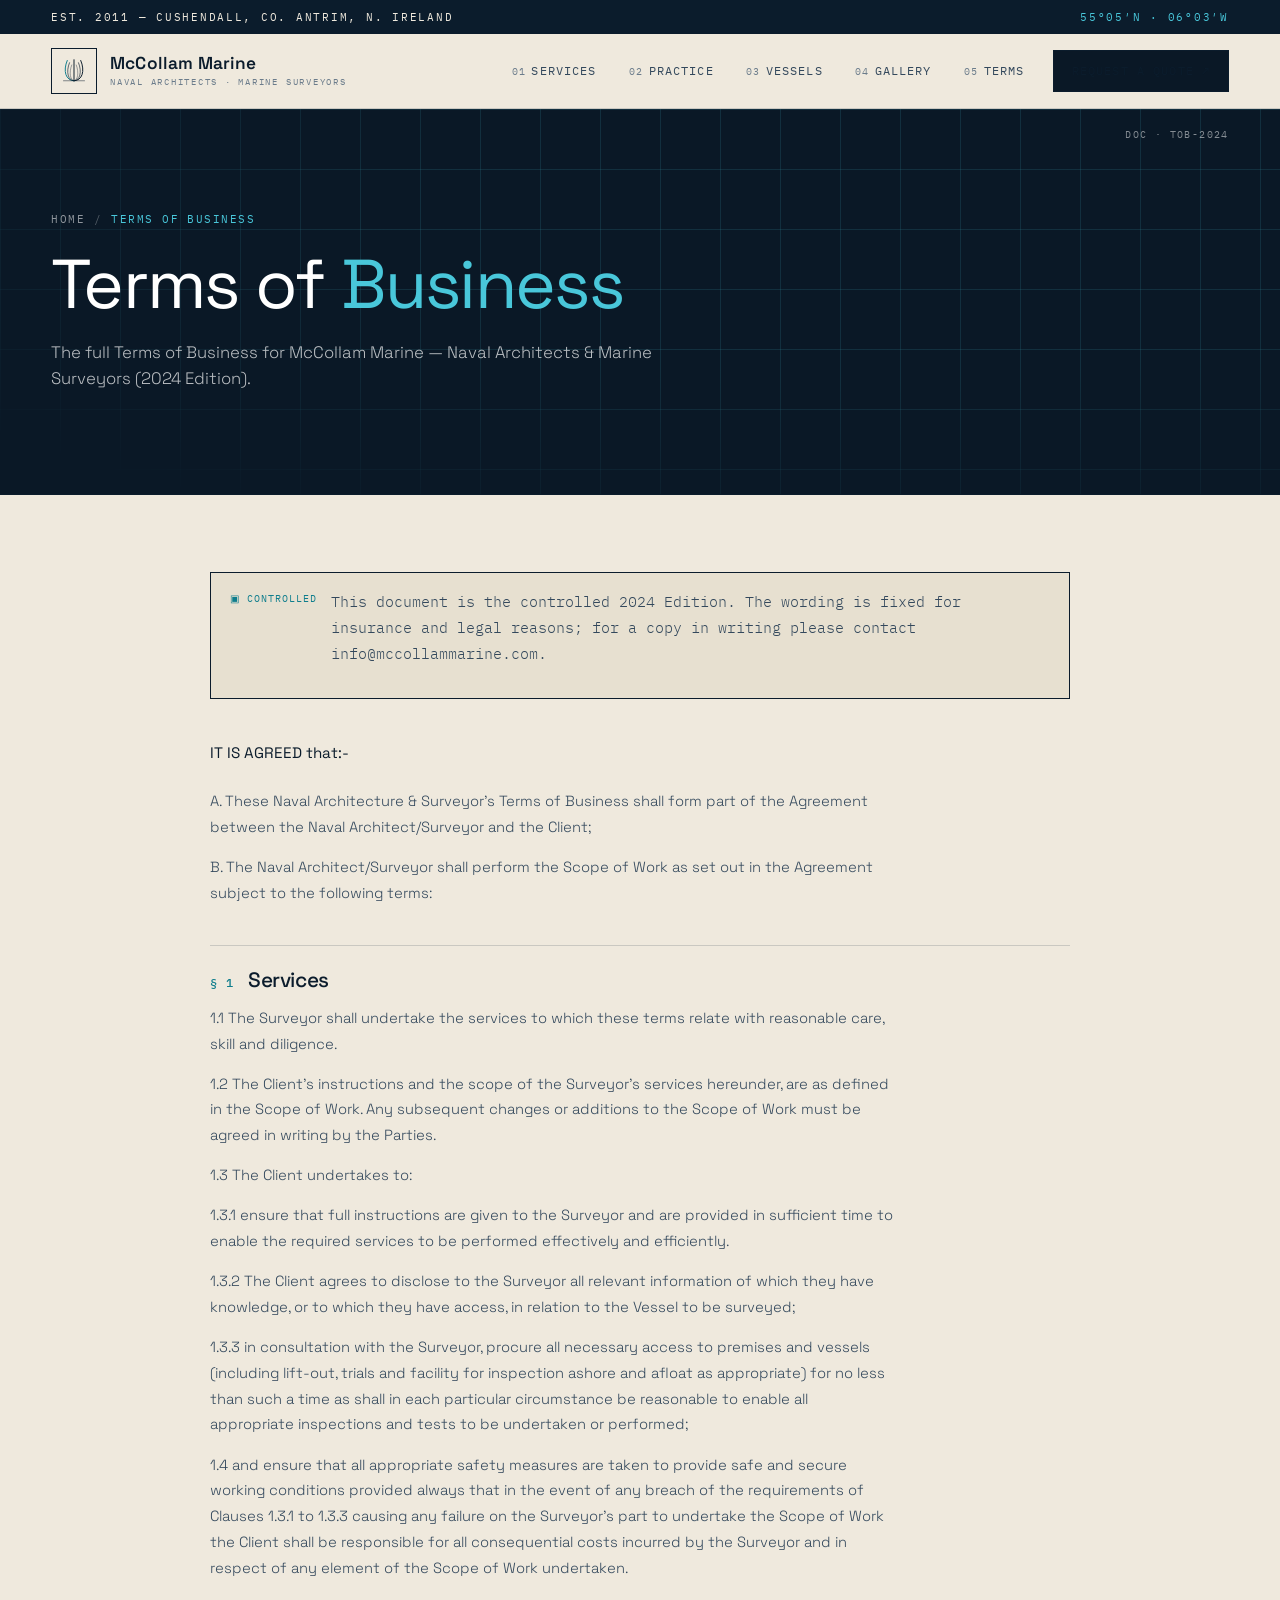
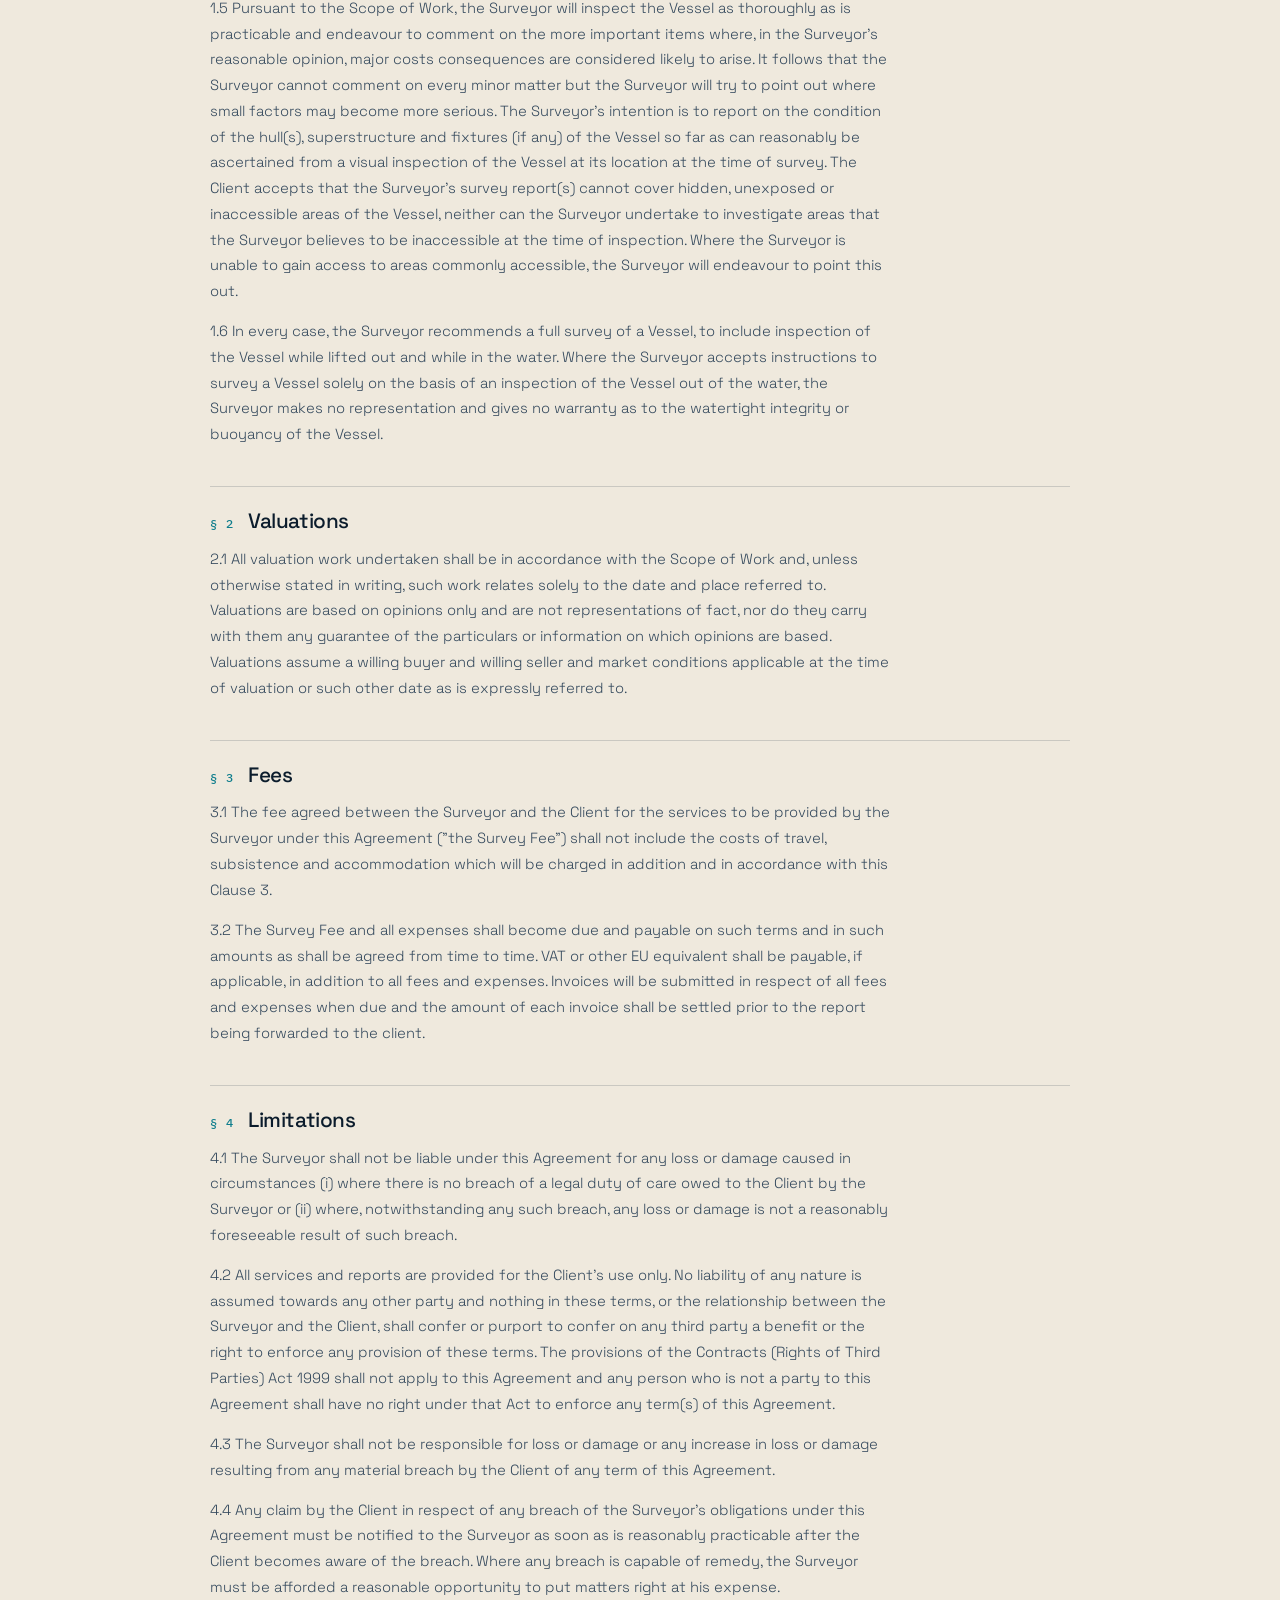
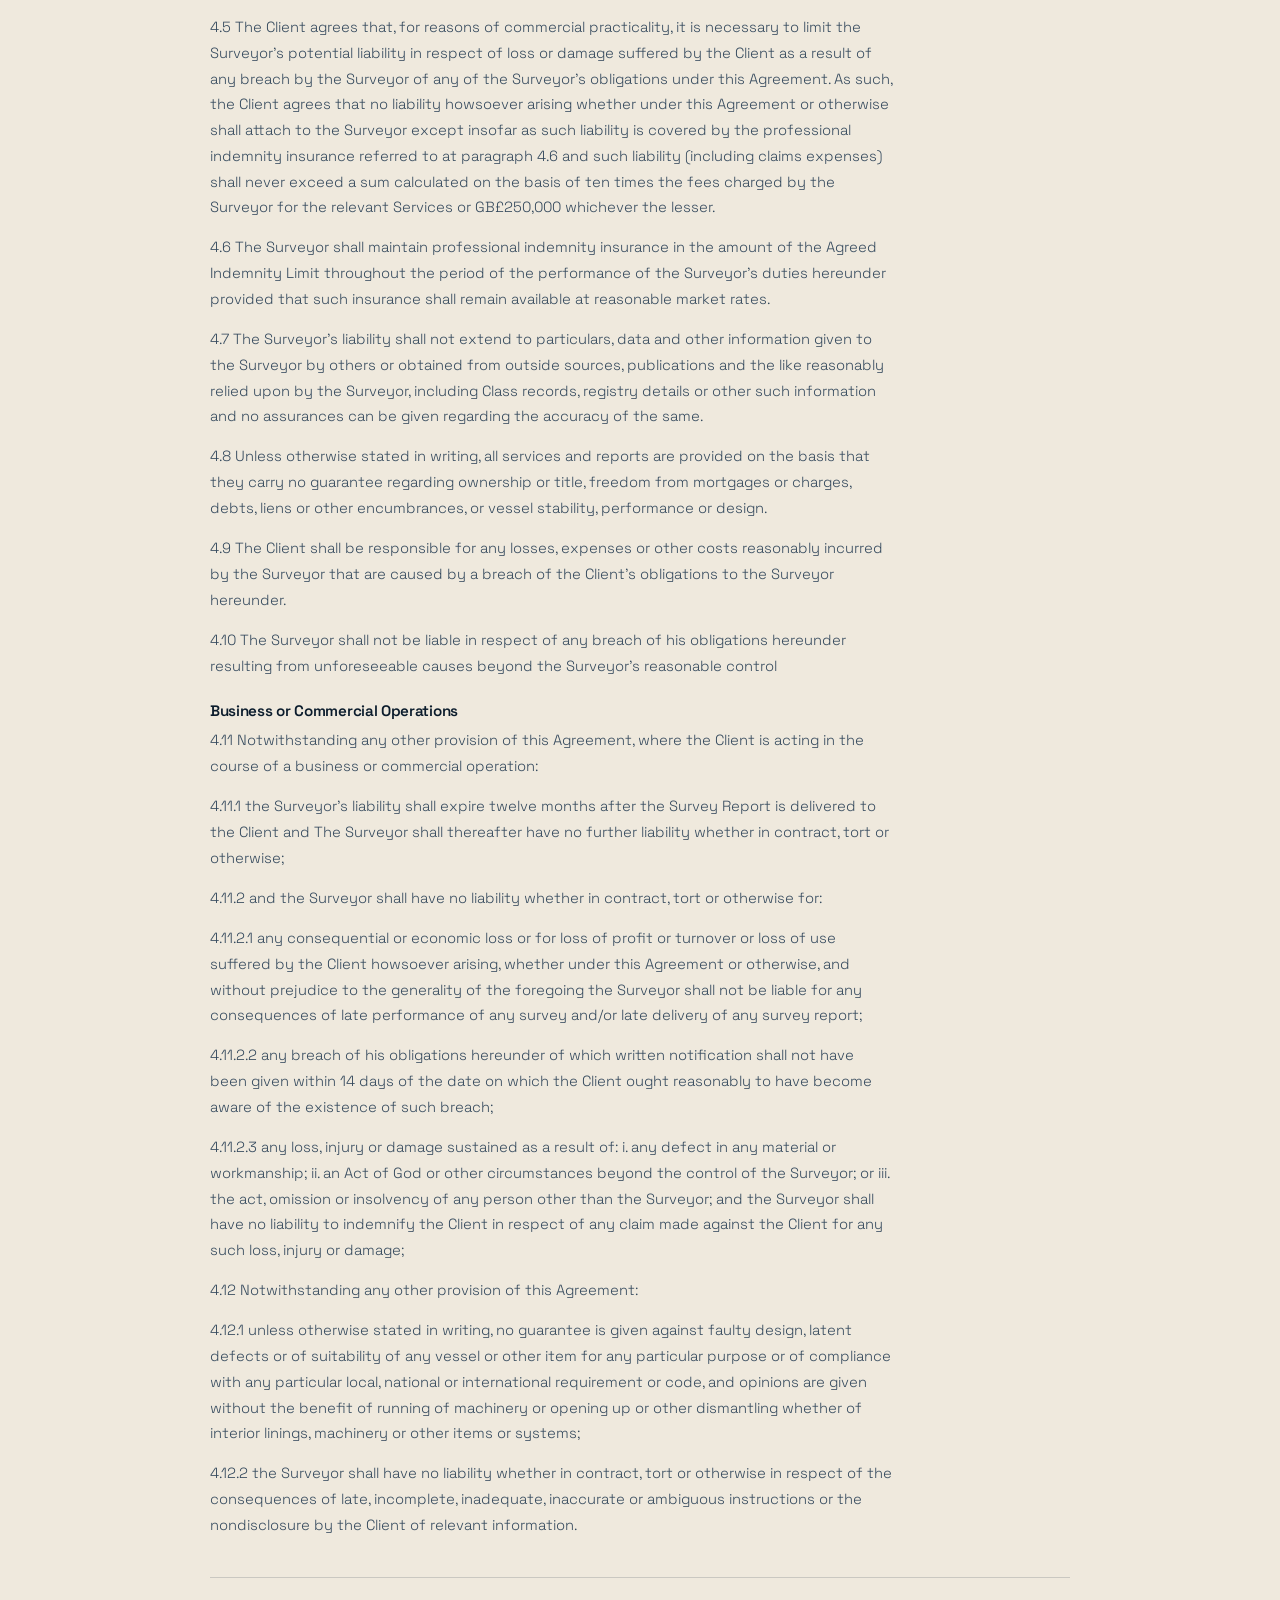
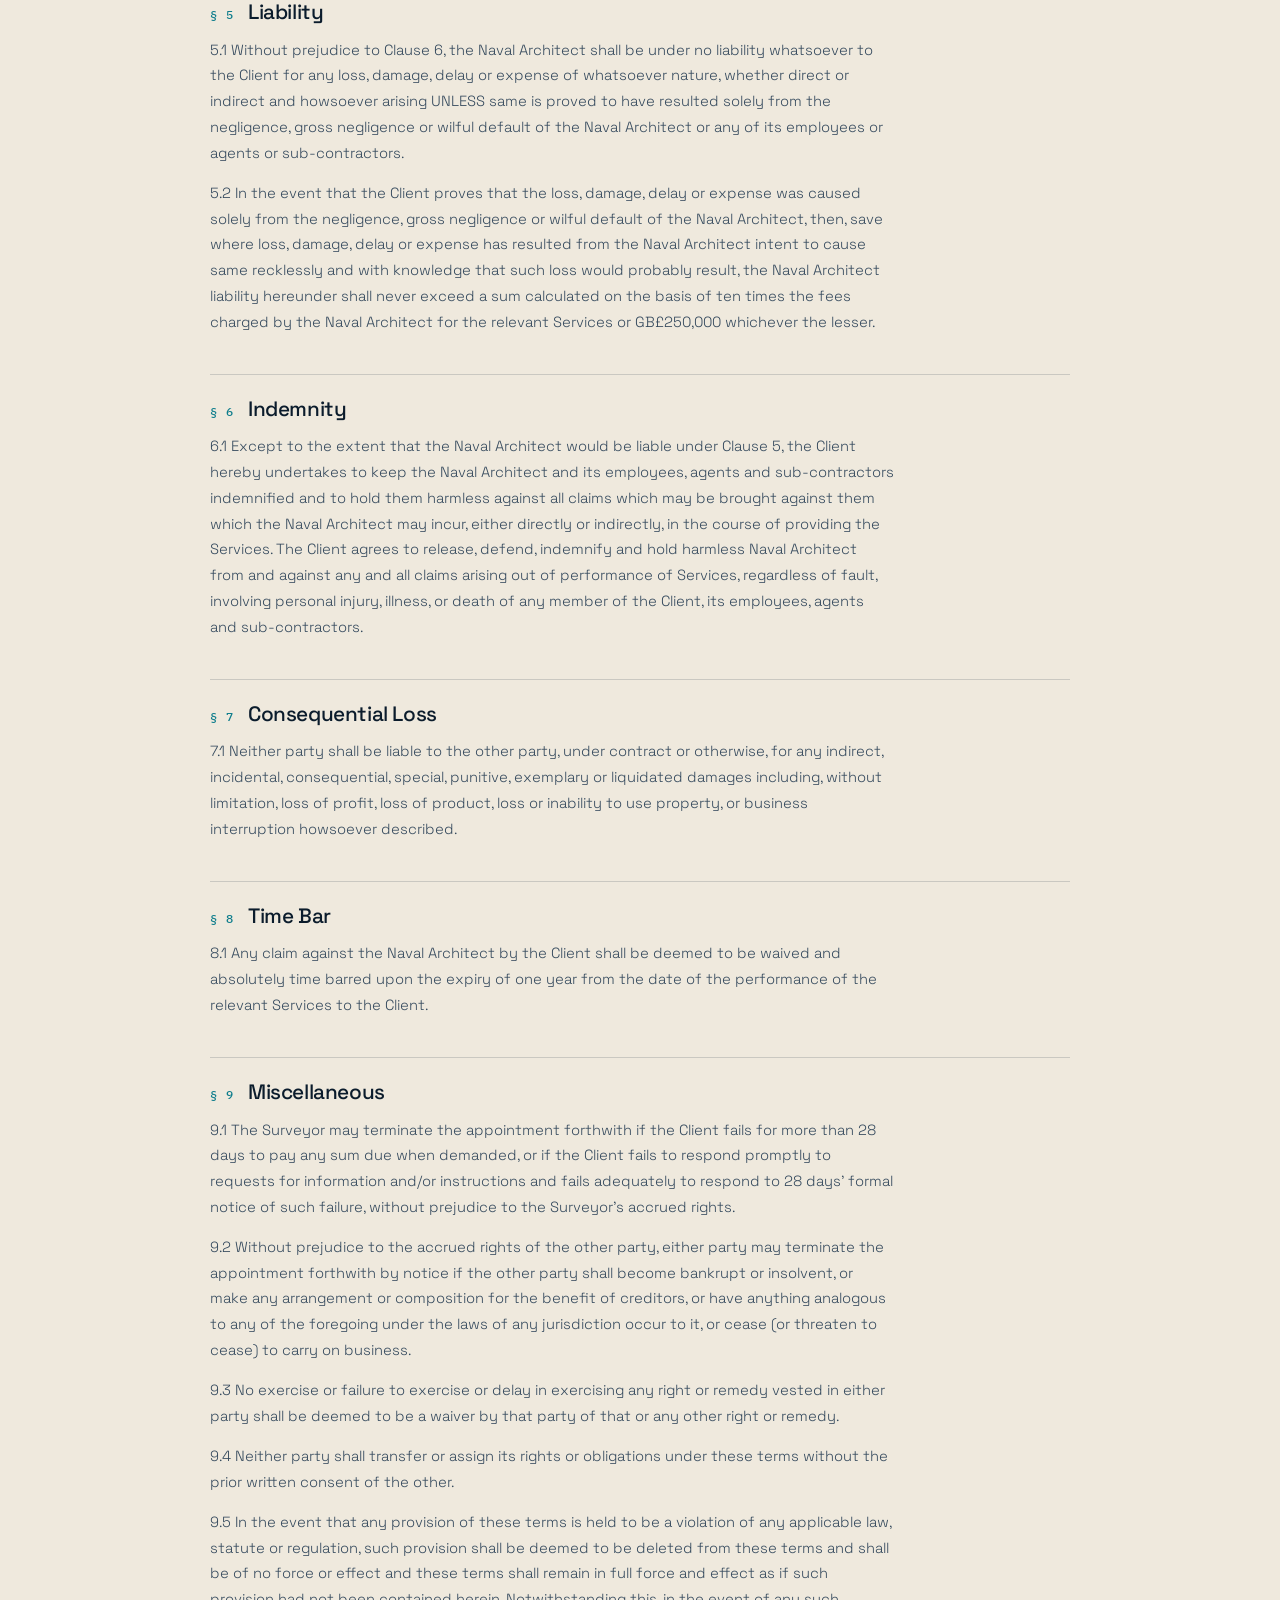
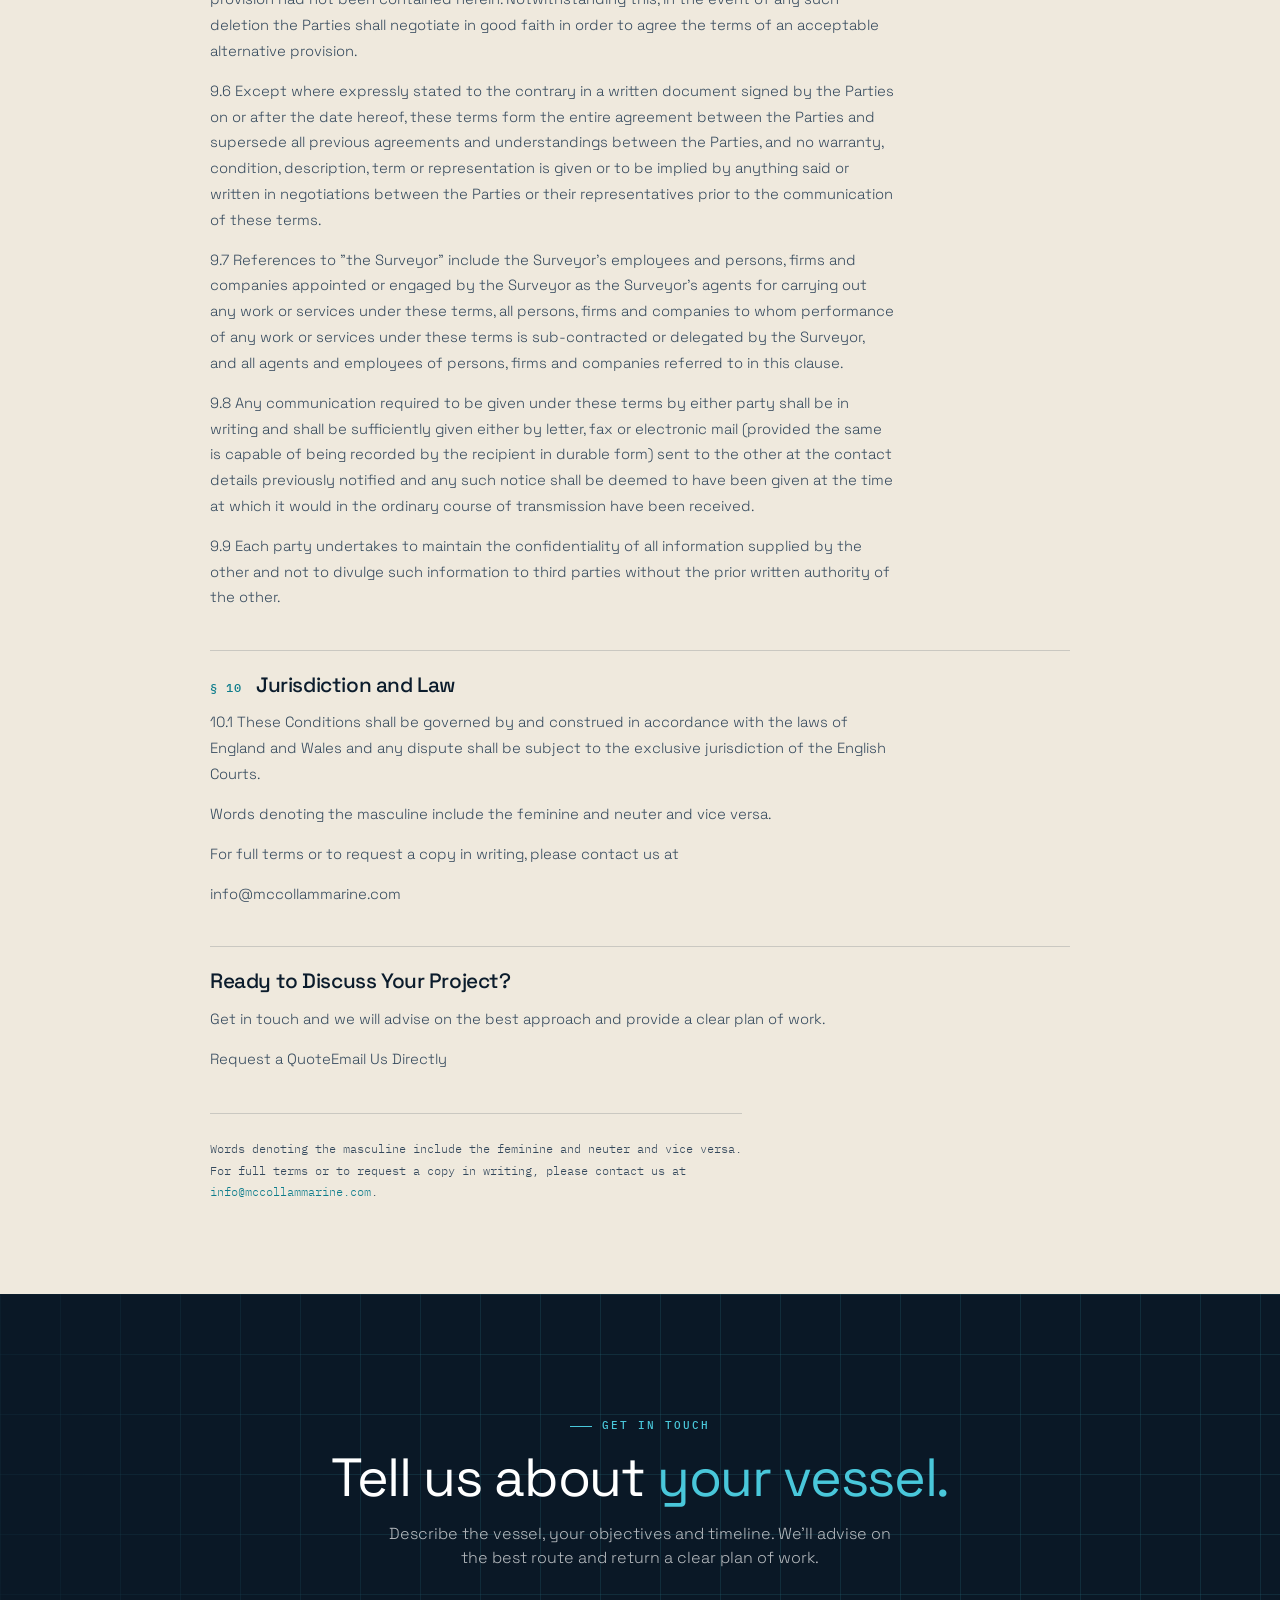
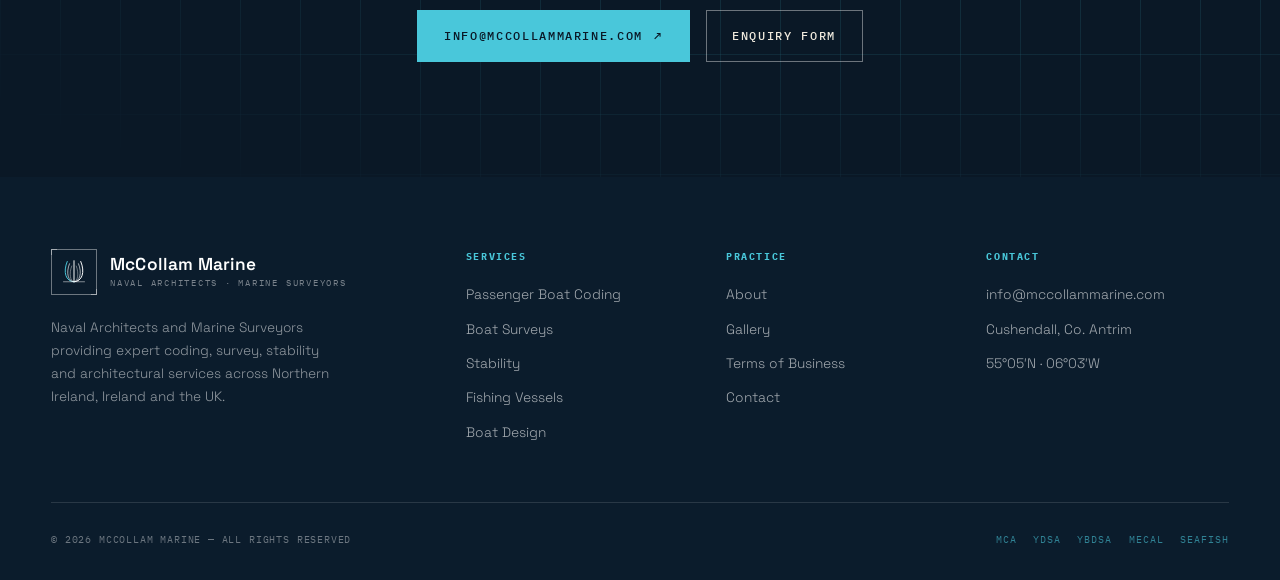
<file: pages/terms.html>
<!DOCTYPE html>
<html lang="en">
<head>
<meta charset="UTF-8">
<meta name="viewport" content="width=device-width, initial-scale=1.0">
<title>Terms of Business — McCollam Marine</title>
<meta name="description" content="McCollam Marine Terms of Business — 2024 Edition.">
<link rel="preconnect" href="https://fonts.googleapis.com">
<link rel="preconnect" href="https://fonts.gstatic.com" crossorigin>
<link href="https://fonts.googleapis.com/css2?family=Space+Grotesk:wght@300;400;500;600;700&family=IBM+Plex+Mono:wght@400;500;600&display=swap" rel="stylesheet">
<link rel="stylesheet" href="../assets/css/style.css">
</head>
<body id="top">
<div class="topbar"><div class="wrap">
    <span class="t-l"><span class="t-full">EST. 2011 — Cushendall, Co. Antrim, N. Ireland</span><span class="t-short">EST. 2011 · Cushendall</span></span>
    <span class="t-r">55°05′N · 06°03′W</span>
  </div></div>
  <header class="site-header"><div class="wrap header-inner">
    <a class="brand" href="../index.html" aria-label="McCollam Marine — home"><span class="logomark" aria-hidden="true">
        <svg viewBox="0 0 40 40" fill="none" stroke="currentColor" stroke-width="1.3" stroke-linecap="round">
          <line x1="20" y1="5" x2="20" y2="33"/>
          <path d="M20 33 C 31 33 35 20 29 6"/>
          <path d="M20 33 C 28 33 31 21 26 9" opacity=".65"/>
          <path d="M20 33 C 25 33 27 22 23 12" opacity=".4"/>
          <path d="M20 33 C 9 33 5 20 11 6" stroke="var(--teal)"/>
          <path d="M20 33 C 12 33 9 21 14 9" opacity=".65"/>
          <path d="M20 33 C 15 33 13 22 17 12" opacity=".4"/>
          <line x1="6" y1="33" x2="34" y2="33" opacity=".5"/>
        </svg>
      </span>
      <span class="wordmark"><b>McCollam Marine</b><i>Naval Architects · Marine Surveyors</i></span></a>
    <nav class="nav">
      <a href="../index.html#index"><span class="n">01</span>Services</a>
      <a href="../index.html#about"><span class="n">02</span>Practice</a>
      <a href="../index.html#fleet"><span class="n">03</span>Vessels</a>
      <a href="gallery.html"><span class="n">04</span>Gallery</a>
      <a href="terms.html"><span class="n">05</span>Terms</a>
      <a class="cta" href="contact.html">Request a Quote ↗</a>
    </nav>
    <button class="burger" aria-label="Menu" aria-expanded="false"><span></span><span></span><span></span></button>
  </div></header>
  <div class="scrim"></div>
  <nav class="mobile-nav" aria-label="Mobile">
    <a href="passenger-boat-coding.html">Passenger Boat Coding</a>
    <a href="boat-surveys.html">Boat Surveys</a>
    <a href="stability.html">Stability</a>
    <a href="fishing-vessels.html">Fishing Vessels</a>
    <a href="boat-design.html">Boat Design</a>
    <a href="../index.html#about">Practice</a>
    <a href="gallery.html">Gallery</a>
    <a href="terms.html">Terms of Business</a>
    <a href="contact.html">Contact</a>
  </nav>
<section class="page-hero on-dark"><div class="hero-grid"></div><span class="sheet">DOC · TOB-2024</span><div class="wrap reveal">
    <div class="crumb"><a href="../index.html">Home</a><span class="sep">/</span><span>Terms of Business</span></div>
    <h1>Terms of <em>Business</em></h1>
    <p class="ph-lead">The full Terms of Business for McCollam Marine — Naval Architects &amp; Marine Surveyors (2024 Edition).</p>
  </div></section><section class="section terms"><div class="wrap"><div class="terms-wrap"><div class="lockbar"><span class="lk">▣ Controlled</span><p>This document is the controlled 2024 Edition. The wording is fixed for insurance and legal reasons; for a copy in writing please contact info@mccollammarine.com.</p></div><p class="agree">IT IS AGREED that:-</p>
<p>A. These Naval Architecture & Surveyor's Terms of Business shall form part of the Agreement between the Naval Architect/Surveyor and the Client;</p>
<p>B. The Naval Architect/Surveyor shall perform the Scope of Work as set out in the Agreement subject to the following terms:</p>
<h2><span class="hn">§ 1</span>Services</h2>
<p>1.1 The Surveyor shall undertake the services to which these terms relate with reasonable care, skill and diligence.</p>
<p>1.2 The Client's instructions and the scope of the Surveyor's services hereunder, are as defined in the Scope of Work. Any subsequent changes or additions to the Scope of Work must be agreed in writing by the Parties.</p>
<p>1.3 The Client undertakes to:</p>
<p>1.3.1 ensure that full instructions are given to the Surveyor and are provided in sufficient time to enable the required services to be performed effectively and efficiently.</p>
<p>1.3.2 The Client agrees to disclose to the Surveyor all relevant information of which they have knowledge, or to which they have access, in relation to the Vessel to be surveyed;</p>
<p>1.3.3 in consultation with the Surveyor, procure all necessary access to premises and vessels (including lift-out, trials and facility for inspection ashore and afloat as appropriate) for no less than such a time as shall in each particular circumstance be reasonable to enable all appropriate inspections and tests to be undertaken or performed;</p>
<p>1.4 and ensure that all appropriate safety measures are taken to provide safe and secure working conditions provided always that in the event of any breach of the requirements of Clauses 1.3.1 to 1.3.3 causing any failure on the Surveyor's part to undertake the Scope of Work the Client shall be responsible for all consequential costs incurred by the Surveyor and in respect of any element of the Scope of Work undertaken.</p>
<p>1.5 Pursuant to the Scope of Work, the Surveyor will inspect the Vessel as thoroughly as is practicable and endeavour to comment on the more important items where, in the Surveyor's reasonable opinion, major costs consequences are considered likely to arise. It follows that the Surveyor cannot comment on every minor matter but the Surveyor will try to point out where small factors may become more serious. The Surveyor's intention is to report on the condition of the hull(s), superstructure and fixtures (if any) of the Vessel so far as can reasonably be ascertained from a visual inspection of the Vessel at its location at the time of survey. The Client accepts that the Surveyor's survey report(s) cannot cover hidden, unexposed or inaccessible areas of the Vessel, neither can the Surveyor undertake to investigate areas that the Surveyor believes to be inaccessible at the time of inspection. Where the Surveyor is unable to gain access to areas commonly accessible, the Surveyor will endeavour to point this out.</p>
<p>1.6 In every case, the Surveyor recommends a full survey of a Vessel, to include inspection of the Vessel while lifted out and while in the water. Where the Surveyor accepts instructions to survey a Vessel solely on the basis of an inspection of the Vessel out of the water, the Surveyor makes no representation and gives no warranty as to the watertight integrity or buoyancy of the Vessel.</p>
<h2><span class="hn">§ 2</span>Valuations</h2>
<p>2.1 All valuation work undertaken shall be in accordance with the Scope of Work and, unless otherwise stated in writing, such work relates solely to the date and place referred to. Valuations are based on opinions only and are not representations of fact, nor do they carry with them any guarantee of the particulars or information on which opinions are based. Valuations assume a willing buyer and willing seller and market conditions applicable at the time of valuation or such other date as is expressly referred to.</p>
<h2><span class="hn">§ 3</span>Fees</h2>
<p>3.1 The fee agreed between the Surveyor and the Client for the services to be provided by the Surveyor under this Agreement ("the Survey Fee") shall not include the costs of travel, subsistence and accommodation which will be charged in addition and in accordance with this Clause 3.</p>
<p>3.2 The Survey Fee and all expenses shall become due and payable on such terms and in such amounts as shall be agreed from time to time. VAT or other EU equivalent shall be payable, if applicable, in addition to all fees and expenses. Invoices will be submitted in respect of all fees and expenses when due and the amount of each invoice shall be settled prior to the report being forwarded to the client.</p>
<h2><span class="hn">§ 4</span>Limitations</h2>
<p>4.1 The Surveyor shall not be liable under this Agreement for any loss or damage caused in circumstances (i) where there is no breach of a legal duty of care owed to the Client by the Surveyor or (ii) where, notwithstanding any such breach, any loss or damage is not a reasonably foreseeable result of such breach.</p>
<p>4.2 All services and reports are provided for the Client's use only. No liability of any nature is assumed towards any other party and nothing in these terms, or the relationship between the Surveyor and the Client, shall confer or purport to confer on any third party a benefit or the right to enforce any provision of these terms. The provisions of the Contracts (Rights of Third Parties) Act 1999 shall not apply to this Agreement and any person who is not a party to this Agreement shall have no right under that Act to enforce any term(s) of this Agreement.</p>
<p>4.3 The Surveyor shall not be responsible for loss or damage or any increase in loss or damage resulting from any material breach by the Client of any term of this Agreement.</p>
<p>4.4 Any claim by the Client in respect of any breach of the Surveyor's obligations under this Agreement must be notified to the Surveyor as soon as is reasonably practicable after the Client becomes aware of the breach. Where any breach is capable of remedy, the Surveyor must be afforded a reasonable opportunity to put matters right at his expense.</p>
<p>4.5 The Client agrees that, for reasons of commercial practicality, it is necessary to limit the Surveyor's potential liability in respect of loss or damage suffered by the Client as a result of any breach by the Surveyor of any of the Surveyor's obligations under this Agreement. As such, the Client agrees that no liability howsoever arising whether under this Agreement or otherwise shall attach to the Surveyor except insofar as such liability is covered by the professional indemnity insurance referred to at paragraph 4.6 and such liability (including claims expenses) shall never exceed a sum calculated on the basis of ten times the fees charged by the Surveyor for the relevant Services or GB£250,000 whichever the lesser.</p>
<p>4.6 The Surveyor shall maintain professional indemnity insurance in the amount of the Agreed Indemnity Limit throughout the period of the performance of the Surveyor's duties hereunder provided that such insurance shall remain available at reasonable market rates.</p>
<p>4.7 The Surveyor's liability shall not extend to particulars, data and other information given to the Surveyor by others or obtained from outside sources, publications and the like reasonably relied upon by the Surveyor, including Class records, registry details or other such information and no assurances can be given regarding the accuracy of the same.</p>
<p>4.8 Unless otherwise stated in writing, all services and reports are provided on the basis that they carry no guarantee regarding ownership or title, freedom from mortgages or charges, debts, liens or other encumbrances, or vessel stability, performance or design.</p>
<p>4.9 The Client shall be responsible for any losses, expenses or other costs reasonably incurred by the Surveyor that are caused by a breach of the Client's obligations to the Surveyor hereunder.</p>
<p>4.10 The Surveyor shall not be liable in respect of any breach of his obligations hereunder resulting from unforeseeable causes beyond the Surveyor's reasonable control</p>
<h3>Business or Commercial Operations</h3>
<p>4.11 Notwithstanding any other provision of this Agreement, where the Client is acting in the course of a business or commercial operation:</p>
<p>4.11.1 the Surveyor's liability shall expire twelve months after the Survey Report is delivered to the Client and The Surveyor shall thereafter have no further liability whether in contract, tort or otherwise;</p>
<p>4.11.2 and the Surveyor shall have no liability whether in contract, tort or otherwise for:</p>
<p>4.11.2.1 any consequential or economic loss or for loss of profit or turnover or loss of use suffered by the Client howsoever arising, whether under this Agreement or otherwise, and without prejudice to the generality of the foregoing the Surveyor shall not be liable for any consequences of late performance of any survey and/or late delivery of any survey report;</p>
<p>4.11.2.2 any breach of his obligations hereunder of which written notification shall not have been given within 14 days of the date on which the Client ought reasonably to have become aware of the existence of such breach;</p>
<p>4.11.2.3 any loss, injury or damage sustained as a result of: i. any defect in any material or workmanship; ii. an Act of God or other circumstances beyond the control of the Surveyor; or iii. the act, omission or insolvency of any person other than the Surveyor; and the Surveyor shall have no liability to indemnify the Client in respect of any claim made against the Client for any such loss, injury or damage;</p>
<p>4.12 Notwithstanding any other provision of this Agreement:</p>
<p>4.12.1 unless otherwise stated in writing, no guarantee is given against faulty design, latent defects or of suitability of any vessel or other item for any particular purpose or of compliance with any particular local, national or international requirement or code, and opinions are given without the benefit of running of machinery or opening up or other dismantling whether of interior linings, machinery or other items or systems;</p>
<p>4.12.2 the Surveyor shall have no liability whether in contract, tort or otherwise in respect of the consequences of late, incomplete, inadequate, inaccurate or ambiguous instructions or the nondisclosure by the Client of relevant information.</p>
<h2><span class="hn">§ 5</span>Liability</h2>
<p>5.1 Without prejudice to Clause 6, the Naval Architect shall be under no liability whatsoever to the Client for any loss, damage, delay or expense of whatsoever nature, whether direct or indirect and howsoever arising UNLESS same is proved to have resulted solely from the negligence, gross negligence or wilful default of the Naval Architect or any of its employees or agents or sub-contractors.</p>
<p>5.2 In the event that the Client proves that the loss, damage, delay or expense was caused solely from the negligence, gross negligence or wilful default of the Naval Architect, then, save where loss, damage, delay or expense has resulted from the Naval Architect intent to cause same recklessly and with knowledge that such loss would probably result, the Naval Architect liability hereunder shall never exceed a sum calculated on the basis of ten times the fees charged by the Naval Architect for the relevant Services or GB£250,000 whichever the lesser.</p>
<h2><span class="hn">§ 6</span>Indemnity</h2>
<p>6.1 Except to the extent that the Naval Architect would be liable under Clause 5, the Client hereby undertakes to keep the Naval Architect and its employees, agents and sub-contractors indemnified and to hold them harmless against all claims which may be brought against them which the Naval Architect may incur, either directly or indirectly, in the course of providing the Services. The Client agrees to release, defend, indemnify and hold harmless Naval Architect from and against any and all claims arising out of performance of Services, regardless of fault, involving personal injury, illness, or death of any member of the Client, its employees, agents and sub-contractors.</p>
<h2><span class="hn">§ 7</span>Consequential Loss</h2>
<p>7.1 Neither party shall be liable to the other party, under contract or otherwise, for any indirect, incidental, consequential, special, punitive, exemplary or liquidated damages including, without limitation, loss of profit, loss of product, loss or inability to use property, or business interruption howsoever described.</p>
<h2><span class="hn">§ 8</span>Time Bar</h2>
<p>8.1 Any claim against the Naval Architect by the Client shall be deemed to be waived and absolutely time barred upon the expiry of one year from the date of the performance of the relevant Services to the Client.</p>
<h2><span class="hn">§ 9</span>Miscellaneous</h2>
<p>9.1 The Surveyor may terminate the appointment forthwith if the Client fails for more than 28 days to pay any sum due when demanded, or if the Client fails to respond promptly to requests for information and/or instructions and fails adequately to respond to 28 days' formal notice of such failure, without prejudice to the Surveyor's accrued rights.</p>
<p>9.2 Without prejudice to the accrued rights of the other party, either party may terminate the appointment forthwith by notice if the other party shall become bankrupt or insolvent, or make any arrangement or composition for the benefit of creditors, or have anything analogous to any of the foregoing under the laws of any jurisdiction occur to it, or cease (or threaten to cease) to carry on business.</p>
<p>9.3 No exercise or failure to exercise or delay in exercising any right or remedy vested in either party shall be deemed to be a waiver by that party of that or any other right or remedy.</p>
<p>9.4 Neither party shall transfer or assign its rights or obligations under these terms without the prior written consent of the other.</p>
<p>9.5 In the event that any provision of these terms is held to be a violation of any applicable law, statute or regulation, such provision shall be deemed to be deleted from these terms and shall be of no force or effect and these terms shall remain in full force and effect as if such provision had not been contained herein. Notwithstanding this, in the event of any such deletion the Parties shall negotiate in good faith in order to agree the terms of an acceptable alternative provision.</p>
<p>9.6 Except where expressly stated to the contrary in a written document signed by the Parties on or after the date hereof, these terms form the entire agreement between the Parties and supersede all previous agreements and understandings between the Parties, and no warranty, condition, description, term or representation is given or to be implied by anything said or written in negotiations between the Parties or their representatives prior to the communication of these terms.</p>
<p>9.7 References to "the Surveyor" include the Surveyor's employees and persons, firms and companies appointed or engaged by the Surveyor as the Surveyor's agents for carrying out any work or services under these terms, all persons, firms and companies to whom performance of any work or services under these terms is sub-contracted or delegated by the Surveyor, and all agents and employees of persons, firms and companies referred to in this clause.</p>
<p>9.8 Any communication required to be given under these terms by either party shall be in writing and shall be sufficiently given either by letter, fax or electronic mail (provided the same is capable of being recorded by the recipient in durable form) sent to the other at the contact details previously notified and any such notice shall be deemed to have been given at the time at which it would in the ordinary course of transmission have been received.</p>
<p>9.9 Each party undertakes to maintain the confidentiality of all information supplied by the other and not to divulge such information to third parties without the prior written authority of the other.</p>
<h2><span class="hn">§ 10</span>Jurisdiction and Law</h2>
<p>10.1 These Conditions shall be governed by and construed in accordance with the laws of England and Wales and any dispute shall be subject to the exclusive jurisdiction of the English Courts.</p>
<p>Words denoting the masculine include the feminine and neuter and vice versa.</p>
<p>For full terms or to request a copy in writing, please contact us at</p>
<p>info@mccollammarine.com</p>
<h2>Ready to Discuss Your Project?</h2>
<p>Get in touch and we will advise on the best approach and provide a clear plan of work.</p>
<p>Request a QuoteEmail Us Directly</p><p class="closing">Words denoting the masculine include the feminine and neuter and vice versa. For full terms or to request a copy in writing, please contact us at <a href="mailto:info@mccollammarine.com" style="color:var(--teal)">info@mccollammarine.com</a>.</p></div></div></section>
<section class="section cta on-dark" id="contact"><div class="hero-grid"></div><div class="wrap"><div class="reveal">
    <span class="tag" style="color:var(--cyan);justify-content:center">Get In Touch</span>
    <h2 class="h2" style="margin-top:1rem">Tell us about <em>your vessel.</em></h2>
    <p>Describe the vessel, your objectives and timeline. We'll advise on the best route and return a clear plan of work.</p>
    <div class="cta-row"><a href="mailto:info@mccollammarine.com" class="btn btn-solid">info@mccollammarine.com <span class="ar">↗</span></a><a href="contact.html" class="btn btn-line">Enquiry Form</a></div>
  </div></div></section>
  <footer class="footer"><div class="wrap">
    <div class="f-top">
      <div><a class="brand" href="../index.html" aria-label="McCollam Marine"><span class="logomark" aria-hidden="true">
        <svg viewBox="0 0 40 40" fill="none" stroke="currentColor" stroke-width="1.3" stroke-linecap="round">
          <line x1="20" y1="5" x2="20" y2="33"/>
          <path d="M20 33 C 31 33 35 20 29 6"/>
          <path d="M20 33 C 28 33 31 21 26 9" opacity=".65"/>
          <path d="M20 33 C 25 33 27 22 23 12" opacity=".4"/>
          <path d="M20 33 C 9 33 5 20 11 6" stroke="var(--cyan)"/>
          <path d="M20 33 C 12 33 9 21 14 9" opacity=".65"/>
          <path d="M20 33 C 15 33 13 22 17 12" opacity=".4"/>
          <line x1="6" y1="33" x2="34" y2="33" opacity=".5"/>
        </svg>
      </span>
      <span class="wordmark"><b>McCollam Marine</b><i>Naval Architects · Marine Surveyors</i></span></a>
        <p class="f-desc">Naval Architects and Marine Surveyors providing expert coding, survey, stability and architectural services across Northern Ireland, Ireland and the UK.</p></div>
      <div><h5>Services</h5><ul>
        <li><a href="passenger-boat-coding.html">Passenger Boat Coding</a></li>
        <li><a href="boat-surveys.html">Boat Surveys</a></li>
        <li><a href="stability.html">Stability</a></li>
        <li><a href="fishing-vessels.html">Fishing Vessels</a></li>
        <li><a href="boat-design.html">Boat Design</a></li></ul></div>
      <div><h5>Practice</h5><ul>
        <li><a href="../index.html#about">About</a></li>
        <li><a href="gallery.html">Gallery</a></li>
        <li><a href="terms.html">Terms of Business</a></li>
        <li><a href="contact.html">Contact</a></li></ul></div>
      <div><h5>Contact</h5><ul>
        <li><a href="mailto:info@mccollammarine.com">info@mccollammarine.com</a></li>
        <li><a href="#">Cushendall, Co. Antrim</a></li>
        <li><a href="#">55°05′N · 06°03′W</a></li></ul></div>
    </div>
    <div class="f-bottom"><p>© <span data-year>2026</span> McCollam Marine — All rights reserved</p>
      <div class="f-certs"><span>MCA</span><span>YDSA</span><span>YBDSA</span><span>MECAL</span><span>SEAFISH</span></div></div>
  </div></footer>
<script src="../assets/js/main.js"></script>
</body>
</html>
</file>
<file: assets/css/style.css>
/* ============================================================
   McCollam Marine — v2  "Drawing Set"
   Technical / naval-architect blueprint aesthetic
   Drafting-paper light · deep-navy ink · teal accent ·
   dark blueprint hero/CTA · monospace data · linework
   ============================================================ */

:root{
  /* light "paper" surfaces */
  --paper:#efe9dd;          /* warm drafting paper            */
  --paper-2:#e7e0d0;        /* panel / inset paper            */
  --paper-3:#f6f2ea;        /* lightest                       */
  /* ink */
  --ink:#0b1c2c;            /* near-black navy text + lines   */
  --ink-2:#33485c;          /* secondary text                 */
  --ink-3:#6b7c8b;          /* muted / mono labels            */
  /* dark "blueprint" surfaces */
  --blue:#0a1826;           /* deep blueprint ground          */
  --blue-2:#0e2436;
  /* accent */
  --teal:#0e7d8c;           /* accent on light                */
  --cyan:#49c7da;           /* accent on dark (linework)      */
  --line:rgba(11,28,44,.16);
  --line-2:rgba(11,28,44,.08);
  --line-cyan:rgba(73,199,218,.30);

  --ease:cubic-bezier(.22,.61,.36,1);
  --container:1320px;
  --gutter:clamp(1.25rem,4vw,4rem);

  --display:'Space Grotesk',system-ui,sans-serif;
  --mono:'IBM Plex Mono',ui-monospace,monospace;
}

*,*::before,*::after{box-sizing:border-box;margin:0;padding:0}
html{-webkit-text-size-adjust:100%;scroll-behavior:smooth}
body{
  font-family:var(--display);
  background:var(--paper);
  color:var(--ink);
  line-height:1.55;
  -webkit-font-smoothing:antialiased;
  overflow-x:hidden;
}
img{display:block;max-width:100%}
a{color:inherit;text-decoration:none}
ul{list-style:none}
::selection{background:var(--ink);color:var(--paper)}

/* ---- mono label ---- */
.mono{font-family:var(--mono);font-weight:500;letter-spacing:.04em}
.tag{
  font-family:var(--mono);font-size:.7rem;font-weight:500;
  letter-spacing:.18em;text-transform:uppercase;color:var(--teal);
  display:inline-flex;align-items:center;gap:.6rem;
}
.tag::before{content:"";width:22px;height:1px;background:currentColor;display:inline-block}
.tag.idx{color:var(--ink-3)}

/* ---- headings ---- */
h1,h2,h3,h4{font-weight:500;line-height:1.02;letter-spacing:-.02em}
.display{font-size:clamp(2.6rem,6.4vw,6rem);font-weight:400;line-height:.98}
.h2{font-size:clamp(2rem,4.2vw,3.4rem);font-weight:400;letter-spacing:-.025em}
.lead{font-size:clamp(1.02rem,1.35vw,1.18rem);line-height:1.65;color:var(--ink-2);max-width:58ch;font-weight:300}

.wrap{max-width:var(--container);margin-inline:auto;padding-inline:var(--gutter)}
.section{padding-block:clamp(4.5rem,9vw,9rem);position:relative}

/* blueprint grid background (light) */
.grid-bg{position:relative}
.grid-bg::before{
  content:"";position:absolute;inset:0;z-index:0;pointer-events:none;
  background-image:
    linear-gradient(var(--line-2) 1px,transparent 1px),
    linear-gradient(90deg,var(--line-2) 1px,transparent 1px);
  background-size:54px 54px;
}
.grid-bg>*{position:relative;z-index:1}

/* corner registration ticks for framed blocks */
.frame{position:relative;border:1px solid var(--line)}
.frame::before,.frame::after{
  content:"";position:absolute;width:9px;height:9px;border:1px solid var(--ink);
}
.frame::before{top:-1px;left:-1px;border-right:0;border-bottom:0}
.frame::after{bottom:-1px;right:-1px;border-left:0;border-top:0}

/* ---- buttons ---- */
.btn{
  display:inline-flex;align-items:center;gap:.7rem;cursor:pointer;
  font-family:var(--mono);font-size:.74rem;font-weight:500;
  letter-spacing:.14em;text-transform:uppercase;
  padding:1rem 1.6rem;border:1px solid var(--ink);
  transition:background .35s var(--ease),color .35s var(--ease),transform .35s var(--ease);
}
.btn .ar{transition:transform .35s var(--ease)}
.btn:hover .ar{transform:translate(3px,-3px)}
.btn-solid{background:var(--ink);color:var(--paper)}
.btn-solid:hover{background:transparent;color:var(--ink)}
.btn-line{background:transparent;color:var(--ink)}
.btn-line:hover{background:var(--ink);color:var(--paper)}
.on-dark .btn-solid{background:var(--cyan);border-color:var(--cyan);color:var(--blue)}
.on-dark .btn-solid:hover{background:transparent;color:var(--cyan)}
.on-dark .btn-line{color:var(--paper);border-color:rgba(255,255,255,.4)}
.on-dark .btn-line:hover{background:var(--paper);color:var(--blue);border-color:var(--paper)}

/* ============================================================
   HEADER
   ============================================================ */
.topbar{
  background:var(--ink);color:var(--paper);
  font-family:var(--mono);font-size:.68rem;letter-spacing:.16em;text-transform:uppercase;
}
.topbar .wrap{display:flex;justify-content:space-between;align-items:center;height:34px;gap:1rem;overflow:hidden;white-space:nowrap}
.topbar .t-r{color:var(--cyan)}
.topbar .dim{color:rgba(255,255,255,.5)}
.topbar .t-short{display:none}
.topbar .t-l{overflow:hidden;text-overflow:ellipsis;min-width:0;white-space:nowrap}
.topbar .t-r{flex:none}

.site-header{position:sticky;top:0;z-index:1000;background:var(--paper);border-bottom:1px solid var(--line);
  transition:box-shadow .4s var(--ease)}
.site-header.scrolled{box-shadow:0 1px 0 var(--line),0 12px 30px -20px rgba(11,28,44,.5)}
.header-inner{display:flex;align-items:center;justify-content:space-between;height:74px}
.brand{display:flex;align-items:center;gap:.8rem}
.logomark{width:46px;height:46px;flex:none;display:grid;place-items:center;color:var(--ink);
  border:1px solid var(--ink);position:relative}
.logomark::before,.logomark::after{content:"";position:absolute;width:6px;height:6px;border:1px solid var(--ink)}
.logomark::before{top:-1px;left:-1px;border-right:0;border-bottom:0}
.logomark::after{bottom:-1px;right:-1px;border-left:0;border-top:0}
.logomark svg{width:30px;height:30px}
.wordmark{display:flex;flex-direction:column;line-height:1}
.wordmark b{font-family:var(--display);font-weight:600;font-size:1.08rem;letter-spacing:.01em;color:var(--ink)}
.wordmark i{font-family:var(--mono);font-style:normal;font-size:.55rem;letter-spacing:.2em;
  text-transform:uppercase;color:var(--ink-3);margin-top:.34rem}
.nav{display:flex;align-items:center;gap:.2rem}
.nav a{position:relative;font-family:var(--mono);font-size:.72rem;letter-spacing:.1em;text-transform:uppercase;
  color:var(--ink-2);padding:.6rem .9rem;transition:color .25s}
.nav a .n{color:var(--ink-3);margin-right:.35rem;font-size:.62rem}
.nav a:hover{color:var(--ink)}
.nav .has-drop{position:relative}
.drop{position:absolute;top:100%;left:0;min-width:250px;background:var(--paper);border:1px solid var(--ink);
  padding:.3rem;opacity:0;visibility:hidden;transform:translateY(6px);transition:.25s var(--ease)}
.has-drop:hover .drop{opacity:1;visibility:visible;transform:none}
.drop a{display:block;text-transform:none;letter-spacing:.02em;font-size:.8rem;padding:.7rem .8rem}
.drop a:hover{background:var(--paper-2)}
.nav .cta{margin-left:.7rem;border:1px solid var(--ink);padding:.7rem 1.1rem;color:var(--ink)}
.nav .cta:hover{background:var(--ink);color:var(--paper)}
.burger{display:none;flex-direction:column;gap:5px;background:none;border:0;cursor:pointer;padding:.4rem}
.burger span{width:26px;height:2px;background:var(--ink);transition:.3s}
.burger.open span:nth-child(1){transform:translateY(7px) rotate(45deg)}
.burger.open span:nth-child(2){opacity:0}
.burger.open span:nth-child(3){transform:translateY(-7px) rotate(-45deg)}
.mobile-nav{position:fixed;inset:0 0 0 auto;width:min(86vw,360px);background:var(--ink);color:var(--paper);
  z-index:1200;transform:translateX(100%);transition:transform .4s var(--ease);
  padding:5.5rem 1.75rem 2rem;display:flex;flex-direction:column;gap:.1rem}
.mobile-nav.open{transform:none}
.mobile-nav a{font-family:var(--mono);font-size:.85rem;letter-spacing:.08em;text-transform:uppercase;
  padding:.9rem .3rem;border-bottom:1px solid rgba(255,255,255,.1);color:rgba(255,255,255,.8)}
.mobile-nav a.sub{padding-left:1.4rem;text-transform:none;font-size:.78rem;color:rgba(255,255,255,.5)}
.scrim{position:fixed;inset:0;background:rgba(7,17,30,.55);z-index:1100;opacity:0;visibility:hidden;transition:.4s}
.scrim.open{opacity:1;visibility:visible}

/* ============================================================
   HERO  (dark blueprint)
   ============================================================ */
.hero{position:relative;background:var(--blue);color:var(--paper);overflow:hidden;border-bottom:1px solid var(--ink)}
.hero.on-dark{}
.hero-grid{position:absolute;inset:0;z-index:0;pointer-events:none;opacity:.5;
  background-image:
    linear-gradient(var(--line-cyan) 1px,transparent 1px),
    linear-gradient(90deg,var(--line-cyan) 1px,transparent 1px);
  background-size:60px 60px;
  mask-image:radial-gradient(ellipse 100% 100% at 70% 30%,#000 40%,transparent 90%);
}
.hero-photo{position:absolute;inset:0;z-index:0;opacity:.22;mix-blend-mode:luminosity}
.hero-photo img{width:100%;height:100%;object-fit:cover}
.hero-inner{position:relative;z-index:2;display:grid;grid-template-columns:1.15fr .85fr;gap:2rem;
  align-items:center;min-height:88vh;padding-block:7rem 4rem}
.hero h1{color:#fff;margin:1.4rem 0 1.6rem}
.hero h1 em{font-style:normal;color:var(--cyan)}
.hero .lead{color:rgba(255,255,255,.72)}
.hero-cta{display:flex;gap:1rem;flex-wrap:wrap;margin-top:2.2rem}
.hero .tag{color:var(--cyan)}

/* hull schematic panel */
.hero-schem{position:relative;align-self:stretch;display:flex;align-items:center;justify-content:center;min-height:340px}
.hero-schem svg{width:100%;height:auto;overflow:visible}
.hero-schem .lab{font-family:var(--mono);font-size:.6rem;letter-spacing:.12em;fill:var(--cyan);text-transform:uppercase}
.hero-schem .dimtxt{font-family:var(--mono);font-size:.58rem;fill:rgba(255,255,255,.6)}

/* corner crop marks on hero */
.crop{position:absolute;width:18px;height:18px;border:1px solid rgba(255,255,255,.4);z-index:3}
.crop.tl{top:18px;left:18px;border-right:0;border-bottom:0}
.crop.tr{top:18px;right:18px;border-left:0;border-bottom:0}
.crop.bl{bottom:18px;left:18px;border-right:0;border-top:0}
.crop.br{bottom:18px;right:18px;border-left:0;border-top:0}

/* spec strip under hero */
.specstrip{position:relative;z-index:2;border-top:1px solid rgba(255,255,255,.14);
  display:grid;grid-template-columns:repeat(4,1fr)}
.specstrip .cell{padding:1.5rem var(--gutter);border-right:1px solid rgba(255,255,255,.14)}
.specstrip .cell:last-child{border-right:0}
.specstrip .k{font-family:var(--mono);font-size:.62rem;letter-spacing:.14em;text-transform:uppercase;color:rgba(255,255,255,.45)}
.specstrip .v{font-size:1.9rem;font-weight:400;color:#fff;margin-top:.35rem;line-height:1}
.specstrip .v small{font-size:.9rem;color:var(--cyan)}

/* ============================================================
   SECTION HEADING
   ============================================================ */
.sec-head{display:grid;grid-template-columns:auto 1fr;gap:1.4rem 2rem;align-items:end;margin-bottom:3.5rem}
.sec-head .num{font-family:var(--mono);font-size:.72rem;letter-spacing:.12em;color:var(--ink-3);padding-top:.4rem}
.sec-head .ht{max-width:30ch}
.sec-head .hr-lead{grid-column:2;max-width:54ch;margin-top:.4rem}

/* ============================================================
   SERVICES  — numbered drawing index
   ============================================================ */
.svc-list{border-top:1px solid var(--line)}
.svc{display:grid;grid-template-columns:5rem 1.1fr 1.6fr auto;gap:1.5rem;align-items:center;
  padding:2rem 1rem;border-bottom:1px solid var(--line);position:relative;transition:background .3s,padding .35s var(--ease)}
.svc:hover{background:var(--paper-3)}
.svc:hover{padding-inline:1.6rem}
.svc .s-num{font-family:var(--mono);font-size:.8rem;color:var(--ink-3)}
.svc .s-ic{width:46px;height:46px;color:var(--teal)}
.svc .s-ic svg{width:100%;height:100%}
.svc .s-name{font-size:1.6rem;font-weight:400;letter-spacing:-.02em}
.svc .s-desc{color:var(--ink-2);font-size:.95rem;font-weight:300;line-height:1.55}
.svc .s-go{font-family:var(--mono);font-size:.7rem;letter-spacing:.12em;text-transform:uppercase;color:var(--teal);
  display:inline-flex;align-items:center;gap:.5rem;white-space:nowrap}
.svc .s-go .ar{transition:transform .3s var(--ease)}
.svc:hover .s-go .ar{transform:translate(3px,-3px)}
@media(max-width:880px){
  .svc{grid-template-columns:3rem 1fr;gap:.5rem 1rem;align-items:start}
  .svc .s-ic{grid-row:1/3;grid-column:1;width:34px;height:34px}
  .svc .s-num{grid-column:2;margin-bottom:.2rem}
  .svc .s-name{grid-column:2}
  .svc .s-desc{grid-column:2;margin-top:.4rem}
  .svc .s-go{grid-column:2;margin-top:.8rem}
}

/* ============================================================
   ABOUT  — data sheet
   ============================================================ */
.about{display:grid;grid-template-columns:1fr 1fr;gap:clamp(2rem,5vw,5rem);align-items:center;background:var(--paper-2)}
.ds-figure{position:relative}
.ds-figure .frame{overflow:hidden}
.ds-figure img{width:100%;aspect-ratio:4/5;object-fit:cover;filter:grayscale(.25) contrast(1.05)}
.ds-figure .plate{position:absolute;top:-1px;left:-1px;background:var(--ink);color:var(--paper);
  font-family:var(--mono);font-size:.62rem;letter-spacing:.14em;text-transform:uppercase;padding:.4rem .7rem;z-index:2}
.ds-figure .dim{position:absolute;font-family:var(--mono);font-size:.58rem;color:var(--ink-3);letter-spacing:.1em}
.ds-figure .dim.r{right:-1px;top:50%;transform:translateX(115%) translateY(-50%);writing-mode:vertical-rl}
.datasheet{margin-top:2rem;border-top:1px solid var(--ink)}
.datasheet .row{display:grid;grid-template-columns:9rem 1fr;gap:1rem;padding:.85rem 0;border-bottom:1px solid var(--line)}
.datasheet .k{font-family:var(--mono);font-size:.66rem;letter-spacing:.12em;text-transform:uppercase;color:var(--ink-3);padding-top:.2rem}
.datasheet .v{font-size:.98rem;color:var(--ink);font-weight:300}
.datasheet .v b{font-weight:500}

/* ============================================================
   VESSELS  — hull silhouettes
   ============================================================ */
.vgrid{display:grid;grid-template-columns:repeat(4,1fr);gap:0;border:1px solid var(--line)}
.vcell{padding:2rem 1.6rem 1.8rem;border-right:1px solid var(--line);position:relative;transition:background .3s}
.vcell:last-child{border-right:0}
.vcell:hover{background:var(--paper-3)}
.vcell .vh{height:74px;color:var(--ink);margin-bottom:1.4rem}
.vcell:hover .vh{color:var(--teal)}
.vcell .vh svg{width:100%;height:100%;overflow:visible}
.vcell .vk{font-family:var(--mono);font-size:.62rem;letter-spacing:.12em;color:var(--ink-3)}
.vcell .vn{font-size:1.25rem;font-weight:400;margin:.3rem 0 .5rem}
.vcell .vd{font-size:.82rem;color:var(--ink-2);font-weight:300;line-height:1.5}
@media(max-width:880px){.vgrid{grid-template-columns:1fr 1fr}.vcell:nth-child(2){border-right:0}
  .vcell{border-bottom:1px solid var(--line)}}

/* ============================================================
   GALLERY  — contact sheet
   ============================================================ */
.plates{display:grid;grid-template-columns:repeat(6,1fr);gap:0;border:1px solid var(--ink)}
.plate-it{position:relative;aspect-ratio:1/1;overflow:hidden;border-right:1px solid var(--ink);border-bottom:1px solid var(--ink)}
.plate-it img{width:100%;height:100%;object-fit:cover;filter:grayscale(.35) contrast(1.05);transition:filter .5s,transform .9s var(--ease)}
.plate-it:hover img{filter:none;transform:scale(1.06)}
.plate-it .pl{position:absolute;left:0;bottom:0;background:var(--ink);color:var(--paper);
  font-family:var(--mono);font-size:.58rem;letter-spacing:.1em;padding:.25rem .5rem;z-index:2;
  opacity:.9}
.plate-it.big{grid-column:span 2;grid-row:span 2;aspect-ratio:auto}
@media(max-width:880px){.plates{grid-template-columns:repeat(3,1fr)}.plate-it.big{grid-column:span 2;grid-row:span 2}}
@media(max-width:520px){.plates{grid-template-columns:repeat(2,1fr)}.plate-it.big{grid-column:span 2;grid-row:span 1;aspect-ratio:1/1}}

/* ============================================================
   AUTHORITIES
   ============================================================ */
.auth-wrap{display:grid;grid-template-columns:1fr 1.2fr;gap:clamp(2rem,5vw,4rem);align-items:center}
.auth-cells{display:grid;grid-template-columns:repeat(3,1fr);border:1px solid var(--ink)}
.auth-c{padding:1.6rem 1.2rem;border-right:1px solid var(--line);border-bottom:1px solid var(--line);position:relative}
.auth-c:nth-child(3n){border-right:0}
.auth-c:nth-child(n+4){border-bottom:0}
.auth-c .code{font-size:1.5rem;font-weight:400;letter-spacing:-.01em}
.auth-c .full{font-family:var(--mono);font-size:.58rem;letter-spacing:.08em;color:var(--ink-3);text-transform:uppercase;margin-top:.4rem;line-height:1.4}
.auth-c .st{position:absolute;top:.7rem;right:.7rem;font-family:var(--mono);font-size:.55rem;color:var(--teal)}
@media(max-width:520px){.auth-cells{grid-template-columns:repeat(2,1fr)}
  .auth-c:nth-child(3n){border-right:1px solid var(--line)}
  .auth-c:nth-child(2n){border-right:0}}

/* ============================================================
   CTA  (dark blueprint)
   ============================================================ */
.cta{background:var(--blue);color:var(--paper);text-align:center;position:relative;overflow:hidden}
.cta .hero-grid{opacity:.4}
.cta .wrap{position:relative;z-index:2}
.cta h2{color:#fff;margin-bottom:1rem}
.cta h2 em{font-style:normal;color:var(--cyan)}
.cta p{color:rgba(255,255,255,.7);max-width:52ch;margin:0 auto 2.4rem;font-weight:300}
.cta-row{display:flex;gap:1rem;justify-content:center;flex-wrap:wrap}

/* ============================================================
   FOOTER
   ============================================================ */
.footer{background:var(--ink);color:var(--paper)}
.footer .wrap{padding-block:4.5rem 2rem}
.f-top{display:grid;grid-template-columns:1.7fr 1fr 1fr 1.1fr;gap:2.5rem;padding-bottom:3rem;border-bottom:1px solid rgba(255,255,255,.12)}
.footer .logomark{color:#fff;border-color:rgba(255,255,255,.4)}
.footer .logomark::before,.footer .logomark::after{border-color:rgba(255,255,255,.4)}
.footer .wordmark b{color:#fff}
.footer .wordmark i{color:rgba(255,255,255,.45)}
.f-desc{color:rgba(255,255,255,.55);font-size:.85rem;font-weight:300;line-height:1.7;max-width:32ch;margin-top:1.3rem}
.footer h5{font-family:var(--mono);font-size:.62rem;letter-spacing:.16em;text-transform:uppercase;color:var(--cyan);margin-bottom:1.1rem}
.footer ul li{margin-bottom:.6rem}
.footer ul a{color:rgba(255,255,255,.62);font-size:.86rem;font-weight:300;transition:color .25s}
.footer ul a:hover{color:#fff}
.f-bottom{display:flex;justify-content:space-between;align-items:center;gap:1rem;flex-wrap:wrap;padding-top:1.8rem}
.f-bottom p{font-family:var(--mono);font-size:.64rem;letter-spacing:.08em;color:rgba(255,255,255,.4);text-transform:uppercase}
.f-certs{display:flex;gap:1rem}
.f-certs span{font-family:var(--mono);font-size:.64rem;letter-spacing:.1em;color:rgba(73,199,218,.6)}

/* ============================================================
   reveal
   ============================================================ */
/* ============================================================
   reveal — pure-CSS entrance. Content is ALWAYS visible at rest;
   if animations/JS don't run, everything still shows.
   ============================================================ */
@keyframes mm-rise{from{opacity:0;transform:translateY(24px)}to{opacity:1;transform:none}}
.reveal{opacity:1}
@media(prefers-reduced-motion:no-preference){
  .reveal{animation:mm-rise .7s var(--ease) both}
  .reveal[data-d="1"]{animation-delay:.10s}
  .reveal[data-d="2"]{animation-delay:.20s}
  .reveal[data-d="3"]{animation-delay:.30s}
}
@media(prefers-reduced-motion:reduce){html{scroll-behavior:auto}}

/* draw-on for schematic strokes */
.draw{}

/* ============================================================
   responsive
   ============================================================ */
@media(max-width:1024px){
  .hero-inner{grid-template-columns:1fr;min-height:auto;gap:2.5rem}
  .hero-schem{min-height:260px;order:2}
  .specstrip{grid-template-columns:1fr 1fr}
  .specstrip .cell:nth-child(2){border-right:0}
  .specstrip .cell{border-bottom:1px solid rgba(255,255,255,.14)}
  .about{grid-template-columns:1fr}
  .auth-wrap{grid-template-columns:1fr}
  .vgrid{grid-template-columns:1fr 1fr}
  .f-top{grid-template-columns:1fr 1fr}
}
@media(max-width:880px){
  .nav{display:none}
  .burger{display:flex}
  .topbar{font-size:.6rem}
  .topbar .t-full{display:none}
  .topbar .t-short{display:inline}
  .sec-head{grid-template-columns:1fr}
  .sec-head .hr-lead{grid-column:1}
  .wordmark b{font-size:.98rem}
}
@media(max-width:520px){
  .specstrip{grid-template-columns:1fr}
  .specstrip .cell{border-right:0}
  .vgrid,.f-top{grid-template-columns:1fr}
  .brand .b-meta{display:none}
}

/* ============================================================
   v3 additions — duotone imagery, gallery read-outs,
   inner page hero, document body, cards, terms, contact
   ============================================================ */

/* hero drawing label */
.hero-dwg{position:absolute;top:88px;right:var(--gutter);z-index:3;
  font-family:var(--mono);font-size:.6rem;letter-spacing:.14em;text-transform:uppercase;color:rgba(255,255,255,.5)}
@media(max-width:880px){.hero-dwg{display:none}}

/* duotone gallery + hover read-out */
.plate-it img{filter:grayscale(1) contrast(1.05) brightness(.95)}
.plate-it::before{content:"";position:absolute;inset:0;z-index:1;pointer-events:none;
  background:#103049;mix-blend-mode:color;opacity:.6;transition:opacity .55s var(--ease)}
.plate-it:hover img{filter:none;transform:scale(1.05)}
.plate-it:hover::before{opacity:0}
.plate-it[data-meta] .pl{top:0;bottom:auto}
.plate-it[data-meta]::after{content:attr(data-meta);position:absolute;left:0;right:0;bottom:0;z-index:3;
  font-family:var(--mono);font-size:.56rem;letter-spacing:.08em;text-transform:uppercase;color:#fff;
  padding:1.6rem .6rem .55rem;background:linear-gradient(transparent,rgba(7,17,30,.92));
  transform:translateY(101%);transition:transform .42s var(--ease)}
.plate-it[data-meta]:hover::after{transform:none}

/* duotone for figure + about */
.ds-figure img{filter:grayscale(.55) contrast(1.05)}
.ds-figure .frame::after{content:"";position:absolute;inset:0;background:#103049;mix-blend-mode:color;opacity:.35;pointer-events:none;z-index:1;transition:opacity .5s}
.ds-figure:hover .frame::after{opacity:0}

/* ---- INNER PAGE HERO ---- */
.page-hero{background:var(--blue);color:var(--paper);position:relative;overflow:hidden;border-bottom:1px solid var(--ink)}
.page-hero .hero-grid{opacity:.45}
.page-hero-photo{position:absolute;inset:0;z-index:0;opacity:.18;mix-blend-mode:luminosity}
.page-hero-photo img{width:100%;height:100%;object-fit:cover}
.page-hero .wrap{position:relative;z-index:2;padding-block:clamp(3.6rem,8vw,6.5rem)}
.page-hero .sheet{position:absolute;top:1.1rem;right:var(--gutter);z-index:2;font-family:var(--mono);
  font-size:.62rem;letter-spacing:.14em;text-transform:uppercase;color:rgba(255,255,255,.5)}
.crumb{font-family:var(--mono);font-size:.66rem;letter-spacing:.14em;text-transform:uppercase;
  color:var(--cyan);margin-bottom:1.3rem;display:flex;gap:.55rem;flex-wrap:wrap;align-items:center}
.crumb a{color:rgba(255,255,255,.55)}.crumb a:hover{color:#fff}
.crumb .sep{color:rgba(255,255,255,.3)}
.page-hero h1{color:#fff;font-size:clamp(2.3rem,5.4vw,4.4rem);font-weight:400;letter-spacing:-.025em;max-width:18ch;line-height:1.02}
.page-hero h1 em{font-style:normal;color:var(--cyan)}
.page-hero .ph-lead{color:rgba(255,255,255,.72);max-width:60ch;margin-top:1.3rem;font-weight:300;font-size:clamp(1rem,1.3vw,1.16rem)}

/* ---- DOCUMENT BODY ---- */
.doc{padding-block:clamp(3.5rem,7vw,6.5rem)}
.doc-wrap{max-width:940px;margin-inline:auto}
.doc .lead-in{font-size:clamp(1.15rem,1.7vw,1.5rem);font-weight:300;line-height:1.45;color:var(--ink);
  max-width:62ch;margin-bottom:2.6rem;letter-spacing:-.01em}
.doc h2{font-size:clamp(1.5rem,2.6vw,2.1rem);font-weight:400;letter-spacing:-.02em;margin:2.8rem 0 1.1rem;
  padding-top:1.7rem;border-top:1px solid var(--line);display:flex;gap:1rem;align-items:baseline}
.doc h2 .hn{font-family:var(--mono);font-size:.7rem;color:var(--teal);letter-spacing:.1em;flex:none}
.doc p{color:var(--ink-2);font-weight:300;line-height:1.75;margin-bottom:1.1rem;max-width:70ch}
.doc p strong,.doc strong{font-weight:500;color:var(--ink)}
.doc ul.ticks{margin:1.3rem 0 1.7rem}
.doc ul.ticks li{position:relative;padding-left:1.7rem;margin-bottom:.75rem;color:var(--ink-2);font-weight:300;max-width:66ch}
.doc ul.ticks li::before{content:"—";position:absolute;left:0;color:var(--teal);font-family:var(--mono)}

/* spec cards */
.cards{display:grid;grid-template-columns:repeat(3,1fr);border:1px solid var(--line);margin:2rem 0 1rem}
.card{padding:1.7rem 1.4rem;border-right:1px solid var(--line);border-bottom:1px solid var(--line);position:relative}
.card .ck{font-family:var(--mono);font-size:.6rem;letter-spacing:.12em;color:var(--ink-3);text-transform:uppercase}
.card h3{font-size:1.15rem;font-weight:500;margin:.55rem 0 .45rem;letter-spacing:-.01em}
.card p{font-size:.85rem;color:var(--ink-2);font-weight:300;line-height:1.6;margin:0}
@media(max-width:760px){.cards{grid-template-columns:1fr}.card{border-right:0}}

/* gallery page */
.gal-full{display:grid;grid-template-columns:repeat(4,1fr);border:1px solid var(--ink)}
.gal-full .plate-it{aspect-ratio:4/3;border-right:1px solid var(--ink);border-bottom:1px solid var(--ink)}
@media(max-width:880px){.gal-full{grid-template-columns:repeat(2,1fr)}}
@media(max-width:520px){.gal-full{grid-template-columns:1fr}}

/* ---- TERMS ---- */
.terms{padding-block:clamp(3rem,6vw,5.5rem)}
.terms-wrap{max-width:860px;margin-inline:auto}
.lockbar{background:var(--paper-2);border:1px solid var(--ink);padding:1.05rem 1.2rem;display:flex;gap:.9rem;
  align-items:flex-start;margin-bottom:2.6rem}
.lockbar .lk{font-family:var(--mono);font-size:.62rem;letter-spacing:.1em;color:var(--teal);text-transform:uppercase;flex:none;padding-top:.1rem}
.lockbar p{font-family:var(--mono);font-size:.7rem;line-height:1.6;color:var(--ink-2);margin:0}
.terms .agree{font-size:.95rem;color:var(--ink);font-weight:400;margin-bottom:1.4rem}
.terms h2{font-size:1.3rem;font-weight:500;margin:2.4rem 0 .9rem;padding-top:1.5rem;border-top:1px solid var(--line);
  display:flex;gap:.9rem;align-items:baseline}
.terms h2 .hn{font-family:var(--mono);font-size:.72rem;color:var(--teal);letter-spacing:.08em;flex:none}
.terms h3{font-size:.95rem;font-weight:600;margin:1.5rem 0 .6rem;color:var(--ink)}
.terms p,.terms li{color:var(--ink-2);font-weight:300;line-height:1.75;margin-bottom:.9rem;max-width:76ch;font-size:.92rem}
.terms ol{padding-left:1.5rem;margin:.5rem 0 1.2rem}
.terms ol li{margin-bottom:.6rem}
.terms .closing{margin-top:2.5rem;padding-top:1.5rem;border-top:1px solid var(--line);font-family:var(--mono);font-size:.78rem;color:var(--ink-2)}

/* ---- CONTACT ---- */
.contact-grid{display:grid;grid-template-columns:.9fr 1.1fr;gap:clamp(2rem,5vw,4rem);align-items:start}
.cinfo .row{display:grid;grid-template-columns:7.5rem 1fr;gap:1rem;padding:.95rem 0;border-bottom:1px solid var(--line)}
.cinfo .row:first-child{border-top:1px solid var(--ink)}
.cinfo .k{font-family:var(--mono);font-size:.62rem;letter-spacing:.12em;text-transform:uppercase;color:var(--ink-3);padding-top:.25rem}
.cinfo .v{font-size:1rem;color:var(--ink);font-weight:300}
.cinfo .v a{color:var(--teal)}
.form{display:flex;flex-direction:column;gap:1.05rem;border:1px solid var(--ink);padding:clamp(1.3rem,3vw,2rem);background:var(--paper-3)}
.form .frow{display:grid;grid-template-columns:1fr 1fr;gap:1rem}
.form label{font-family:var(--mono);font-size:.6rem;letter-spacing:.12em;text-transform:uppercase;color:var(--ink-3);display:block;margin-bottom:.4rem}
.form input,.form select,.form textarea{width:100%;background:var(--paper);border:1px solid var(--line);color:var(--ink);
  font-family:var(--display);font-size:.95rem;font-weight:300;padding:.85rem .9rem;outline:none;transition:border-color .25s}
.form input:focus,.form select:focus,.form textarea:focus{border-color:var(--teal)}
.form textarea{resize:vertical;min-height:130px}
.form button{margin-top:.3rem;width:100%;justify-content:center}
@media(max-width:760px){.contact-grid{grid-template-columns:1fr}.form .frow{grid-template-columns:1fr}}
</file>
